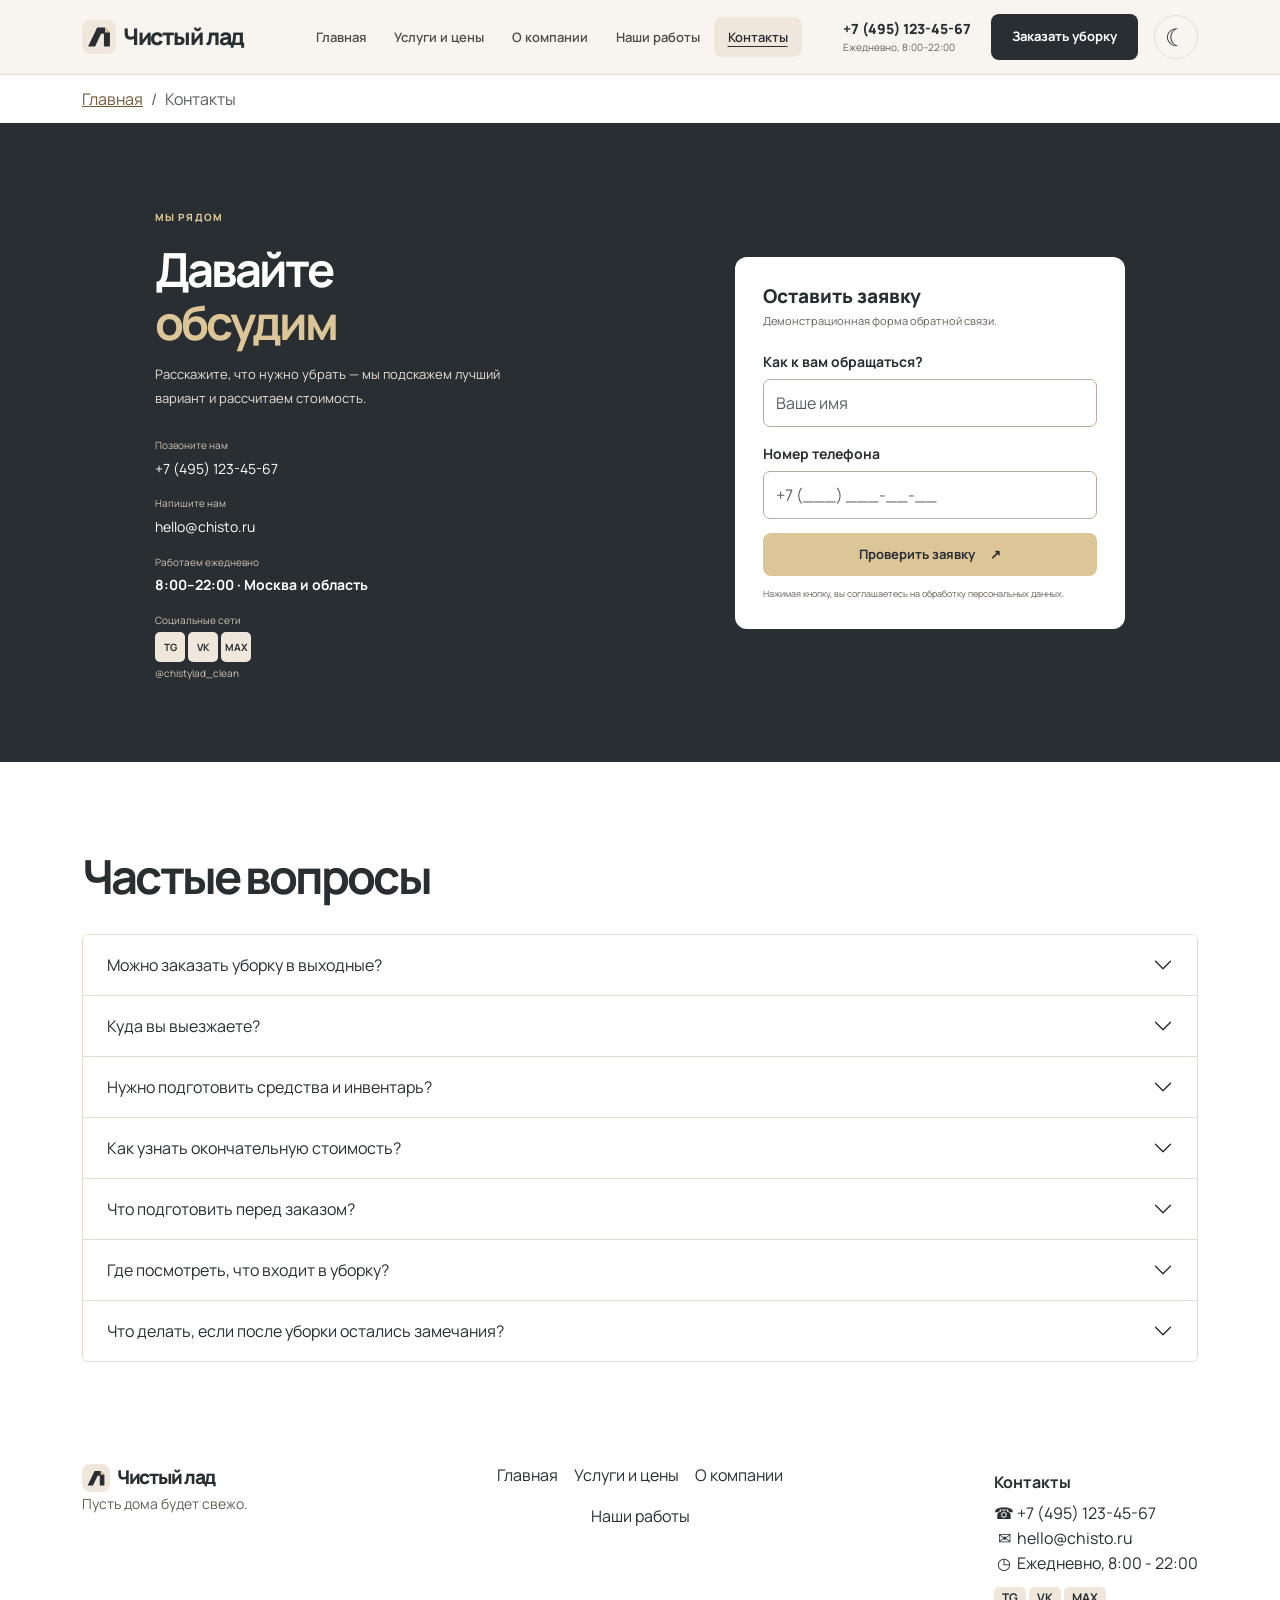
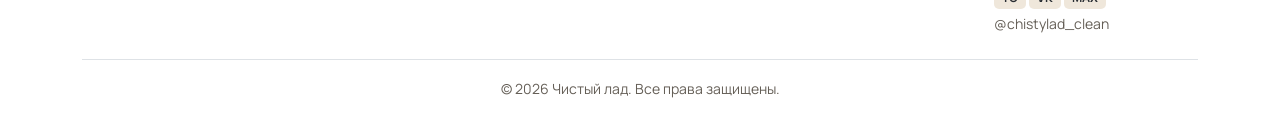
<file: contacts.html>
<!doctype html>
<html lang="ru">

<head>
    <meta charset="utf-8">
    <meta name="viewport" content="width=device-width, initial-scale=1">
    <meta name="description" content="Контакты — клининговая компания Чистый лад">
    <title>Контакты — Чистый лад</title>
    <script src="theme.js"></script>
  <link rel="preconnect" href="https://fonts.googleapis.com">
    <link rel="preconnect" href="https://fonts.gstatic.com" crossorigin>
    <link href="https://fonts.googleapis.com/css2?family=Manrope:wght@400;500;600;700;800&display=swap"
        rel="stylesheet">
    <link href="https://cdn.jsdelivr.net/npm/bootstrap@5.3.3/dist/css/bootstrap.min.css" rel="stylesheet">
    <link href="styles.css" rel="stylesheet">
</head>

<body id="top">
  <a class="skip-link visually-hidden-focusable" href="#mainContent">К основному содержанию</a>
    <nav class="navbar navbar-expand-xl sticky-top header">
        <div class="container"><a class="navbar-brand brand" href="index.html"><span class="brand__mark" aria-hidden="true"></span>Чистый лад</a>
        <button class="theme-toggle ms-auto me-2 ms-xl-3 me-xl-0 order-xl-last" type="button" aria-label="Включить тёмную тему" title="Включить тёмную тему">
        <span class="theme-toggle__moon" aria-hidden="true">☾</span><span class="theme-toggle__sun" aria-hidden="true">☀︎</span>
      </button>
        <button class="navbar-toggler" type="button"
                data-bs-toggle="collapse" data-bs-target="#mainNav" aria-controls="mainNav" aria-expanded="false" aria-label="Главное меню"><span
                    class="navbar-toggler-icon"></span></button>
            <div class="collapse navbar-collapse" id="mainNav">
                <ul class="navbar-nav mx-auto mb-2 mb-lg-0">
                    <li class="nav-item"><a class="nav-link header__link" href="index.html">Главная</a></li>
                    <li class="nav-item"><a class="nav-link header__link" href="services.html">Услуги и цены</a></li>
                    <li class="nav-item"><a class="nav-link header__link" href="about.html">О компании</a></li>
                    <li class="nav-item"><a class="nav-link header__link" href="works.html">Наши работы</a></li>
                <li class="nav-item"><a class="nav-link header__link" href="contacts.html"
                            aria-current="page">Контакты</a></li>
        </ul>
                <div class="header__call"><a href="tel:+74951234567">+7 (495) 123-45-67</a><small>Ежедневно,
                        8:00–22:00</small></div><button class="btn button--dark header__order"
                    data-bs-toggle="modal" data-bs-target="#orderModal">Заказать уборку</button>
            </div>
        </div>
    </nav>
    <main id="mainContent" tabindex="-1">
    <nav class="container page-breadcrumbs" aria-label="Хлебные крошки">
      <ol class="breadcrumb">
        <li class="breadcrumb-item"><a href="index.html">Главная</a></li>
        <li class="breadcrumb-item active" aria-current="page">Контакты</li>
      </ol>
    </nav>
        <section class="contacts section--padded" id="contacts">
            <div class="container">
                <div class="contacts__layout">
                    <div class="contacts__info"><span class="eyebrow">Мы рядом</span>
                        <h1>Давайте<br><em>обсудим</em></h1>
                        <p>Расскажите, что нужно убрать — мы подскажем лучший вариант и рассчитаем стоимость.</p>
                        <div class="contacts__detail"><small>Позвоните нам</small><a href="tel:+74951234567">+7 (495)
                                123-45-67</a></div>
                        <div class="contacts__detail"><small>Напишите нам</small><a
                                href="mailto:hello@chisto.ru">hello@chisto.ru</a></div>
                        <div class="contacts__detail"><small>Работаем ежедневно</small><strong>8:00–22:00 · Москва и
                                область</strong></div>
                        <div class="contacts__detail"><small>Социальные сети</small><div class="mt-1"><a class="social-label" href="https://t.me/chistylad_clean" aria-label="Telegram">TG</a> <a class="social-label" href="https://vk.com/chistylad_clean" aria-label="ВКонтакте">VK</a> <a class="social-label" href="https://max.ru/channel_chistylad_clean" aria-label="MAX">MAX</a></div><small class="mt-1">@chistylad_clean</small></div>
                    </div>
                    <form class="contact-form" id="contactForm">
                        <h3>Оставить заявку</h3>
                        <p>Демонстрационная форма обратной связи.</p><label for="contactName">Как к вам обращаться?</label><input
                            class="form-control" id="contactName" autocomplete="name" name="name" placeholder="Ваше имя" required><label
                            for="contactPhone">Номер телефона</label><input class="form-control" id="contactPhone" autocomplete="tel"
                            name="phone" type="tel" placeholder="+7 (___) ___-__-__" required><button
                            class="btn button--accent w-100" type="submit">Проверить заявку <span aria-hidden="true">↗</span></button><small
                            class="contact-form__privacy">Нажимая кнопку, вы соглашаетесь на обработку персональных
                            данных.</small>
                        <div class="form__success" role="status" hidden>Поля заполнены. В демонстрационном режиме данные не отправляются.</div>
                    </form>
                </div>
            </div>
        </section>
        <section class="section--padded" aria-labelledby="contactFaqTitle">
            <div class="container">
                <div class="section-heading">
                    <h2 id="contactFaqTitle">Частые вопросы</h2>
                </div>
                <div class="accordion contacts__faq" id="contactFaq">
                    <div class="accordion-item">
                        <h3 class="accordion-header">
                            <button class="accordion-button collapsed" type="button" data-bs-toggle="collapse"
                                data-bs-target="#faq-weekends" aria-expanded="false" aria-controls="faq-weekends">
                                Можно заказать уборку в выходные?
                            </button>
                        </h3>
                        <div class="accordion-collapse collapse" id="faq-weekends" data-bs-parent="#contactFaq">
                            <div class="accordion-body">Да, работаем ежедневно с 8:00 до 22:00. Время визита согласуем при заказе.</div>
                        </div>
                    </div>
                    <div class="accordion-item">
                        <h3 class="accordion-header">
                            <button class="accordion-button collapsed" type="button" data-bs-toggle="collapse"
                                data-bs-target="#faq-area" aria-expanded="false" aria-controls="faq-area">
                                Куда вы выезжаете?
                            </button>
                        </h3>
                        <div class="accordion-collapse collapse" id="faq-area" data-bs-parent="#contactFaq">
                            <div class="accordion-body">Работаем в Москве и Московской области. Возможность выезда по конкретному адресу можно уточнить по телефону.</div>
                        </div>
                    </div>
                    <div class="accordion-item">
                        <h3 class="accordion-header">
                            <button class="accordion-button collapsed" type="button" data-bs-toggle="collapse"
                                data-bs-target="#faq-equipment" aria-expanded="false" aria-controls="faq-equipment">
                                Нужно подготовить средства и инвентарь?
                            </button>
                        </h3>
                        <div class="accordion-collapse collapse" id="faq-equipment" data-bs-parent="#contactFaq">
                            <div class="accordion-body">Мы привозим свои средства и инвентарь. Средства подбираем с учётом материалов поверхностей и ваших пожеланий.</div>
                        </div>
                    </div>
                    <div class="accordion-item">
                        <h3 class="accordion-header">
                            <button class="accordion-button collapsed" type="button" data-bs-toggle="collapse"
                                data-bs-target="#faq-price" aria-expanded="false" aria-controls="faq-price">
                                Как узнать окончательную стоимость?
                            </button>
                        </h3>
                        <div class="accordion-collapse collapse" id="faq-price" data-bs-parent="#contactFaq">
                            <div class="accordion-body">Цена зависит от вида уборки, площади и состояния помещения. Начальные цены указаны на <a href="services.html">странице услуг</a>, а окончательную стоимость согласуем до визита.</div>
                        </div>
                    </div>
                    <div class="accordion-item">
                        <h3 class="accordion-header">
                            <button class="accordion-button collapsed" type="button" data-bs-toggle="collapse"
                                data-bs-target="#faq-booking" aria-expanded="false" aria-controls="faq-booking">
                                Что подготовить перед заказом?
                            </button>
                        </h3>
                        <div class="accordion-collapse collapse" id="faq-booking" data-bs-parent="#contactFaq">
                            <div class="accordion-body">Укажите вид уборки, примерную площадь помещения и желаемую дату. Если есть особые пожелания по уборке, сообщите о них при согласовании заказа.</div>
                        </div>
                    </div>
                    <div class="accordion-item">
                        <h3 class="accordion-header">
                            <button class="accordion-button collapsed" type="button" data-bs-toggle="collapse"
                                data-bs-target="#faq-scope" aria-expanded="false" aria-controls="faq-scope">
                                Где посмотреть, что входит в уборку?
                            </button>
                        </h3>
                        <div class="accordion-collapse collapse" id="faq-scope" data-bs-parent="#contactFaq">
                            <div class="accordion-body">На <a href="services.html">странице «Услуги и цены»</a> есть список работ для каждого вида уборки. Если нужна дополнительная работа, обсудите её при заказе.</div>
                        </div>
                    </div>
                    <div class="accordion-item">
                        <h3 class="accordion-header">
                            <button class="accordion-button collapsed" type="button" data-bs-toggle="collapse"
                                data-bs-target="#faq-quality" aria-expanded="false" aria-controls="faq-quality">
                                Что делать, если после уборки остались замечания?
                            </button>
                        </h3>
                        <div class="accordion-collapse collapse" id="faq-quality" data-bs-parent="#contactFaq">
                            <div class="accordion-body">После уборки мы вместе осматриваем помещение. Если заметите, что что-то пропустили, скажите об этом при осмотре, и мы исправим.</div>
                        </div>
                    </div>
                </div>
            </div>
        </section>
    </main>
    <footer class="footer">
      <div class="container">
        <div class="row g-4 align-items-start">
          <div class="col-md-4">
            <a class="navbar-brand brand" href="index.html"><span class="brand__mark" aria-hidden="true"></span>Чистый лад</a>
            <small class="footer__slogan">Пусть дома будет свежо.</small>
          </div>
          <div class="col-md-4 text-md-center">
            <nav class="d-flex flex-wrap gap-3 align-items-center justify-content-md-center footer__heading" aria-label="Навигация в подвале">
              <a href="index.html">Главная</a><a href="services.html">Услуги и цены</a><a href="about.html">О компании</a><a href="works.html">Наши работы</a>
            </nav>
          </div>
          <div class="col-md-4 d-md-flex justify-content-md-end">
            <div class="text-start">
              <div class="d-flex align-items-center gap-2 footer__heading">
                <a class="fw-bold" href="contacts.html">Контакты</a>
              </div>
              <a class="d-block" href="tel:+74951234567"><span class="footer__contact-icon" aria-hidden="true">☎︎</span> +7 (495) 123-45-67</a>
              <a class="d-block" href="mailto:hello@chisto.ru"><span class="footer__contact-icon" aria-hidden="true">✉︎</span> hello@chisto.ru</a>
              <div><span class="footer__contact-icon" aria-hidden="true">◷</span> Ежедневно, 8:00 - 22:00</div>
              <div class="mt-2"><a class="social-label" href="https://t.me/chistylad_clean" aria-label="Telegram">TG</a> <a class="social-label" href="https://vk.com/chistylad_clean" aria-label="ВКонтакте">VK</a> <a class="social-label" href="https://max.ru/channel_chistylad_clean" aria-label="MAX">MAX</a></div>
              <small class="d-block mt-1">@chistylad_clean</small>
            </div>
          </div>
        </div>
        <p class="footer__copyright text-center mt-4 pt-3 mb-0 border-top"><small>© 2026 Чистый лад. Все права защищены.</small></p>
      </div>
    </footer>
    <a class="back-to-top" hidden href="#top" aria-label="Наверх" title="Наверх"><span aria-hidden="true"></span><span aria-hidden="true"></span></a>
    <div class="modal fade" id="orderModal" tabindex="-1" aria-labelledby="orderTitle" aria-hidden="true">
        <div class="modal-dialog modal-dialog-centered modal-dialog-scrollable">
            <div class="modal-content order-modal">
                <div class="modal-header">
                    <div><span class="eyebrow">Это займёт минуту</span>
                        <h2 class="modal-title" id="orderTitle">Заказать <em>уборку</em></h2>
                    </div><button type="button" class="btn-close" data-bs-dismiss="modal" aria-label="Закрыть"></button>
                </div>
                <form id="orderForm">
                    <div class="modal-body">
                        <div class="row g-3">
                            <div class="col-12"><label class="form-label" for="orderName">Ваше имя</label><input
                                    class="form-control" id="orderName" autocomplete="name" name="name" placeholder="Как к вам обращаться?"
                                    required></div>
                            <div class="col-12"><label class="form-label" for="orderPhone">Телефон</label><input
                                    class="form-control" id="orderPhone" autocomplete="tel" name="phone" type="tel"
                                    placeholder="+7 (___) ___-__-__" required></div>
                            <div class="col-md-7"><label class="form-label" for="orderService">Вид уборки</label><select
                                    class="form-select" id="orderService" name="service" required>
                                    <option value="" selected disabled>Выберите услугу</option>
                                    <option>Уборка квартиры</option>
                                    <option>Уборка дома</option>
                                    <option>Уборка офиса</option>
                                    <option>Генеральная уборка</option>
                                    <option>Уборка после ремонта</option>
                                    <option>Поддерживающая уборка</option>
                  <option>Уборка перед переездом</option>
                  <option>Уборка коммерческих помещений</option>
                </select></div>
                            <div class="col-md-5"><label class="form-label" for="orderArea">Площадь, м²</label><input
                                    class="form-control" id="orderArea" name="area" type="number" min="1"
                                    placeholder="Например, 60" required></div>
                            <div class="col-12"><label class="form-label" for="orderDate">Желаемая дата</label><input
                                    class="form-control" id="orderDate" name="date" type="date" required></div>
                        </div>
                        <div class="form__success mt-3" role="status" hidden>Поля заполнены. В демонстрационном режиме данные не отправляются.</div>
                    </div>
                    <div class="modal-footer"><button class="btn button--accent w-100" type="submit">Проверить заявку
                            <span>↗</span></button><small>Нажимая кнопку, вы соглашаетесь на обработку персональных
                            данных.</small></div>
                </form>
            </div>
        </div>
    </div>
    <script src="https://cdn.jsdelivr.net/npm/bootstrap@5.3.3/dist/js/bootstrap.bundle.min.js"></script>
    <script src="script.js"></script>
</body>

</html>
</file>
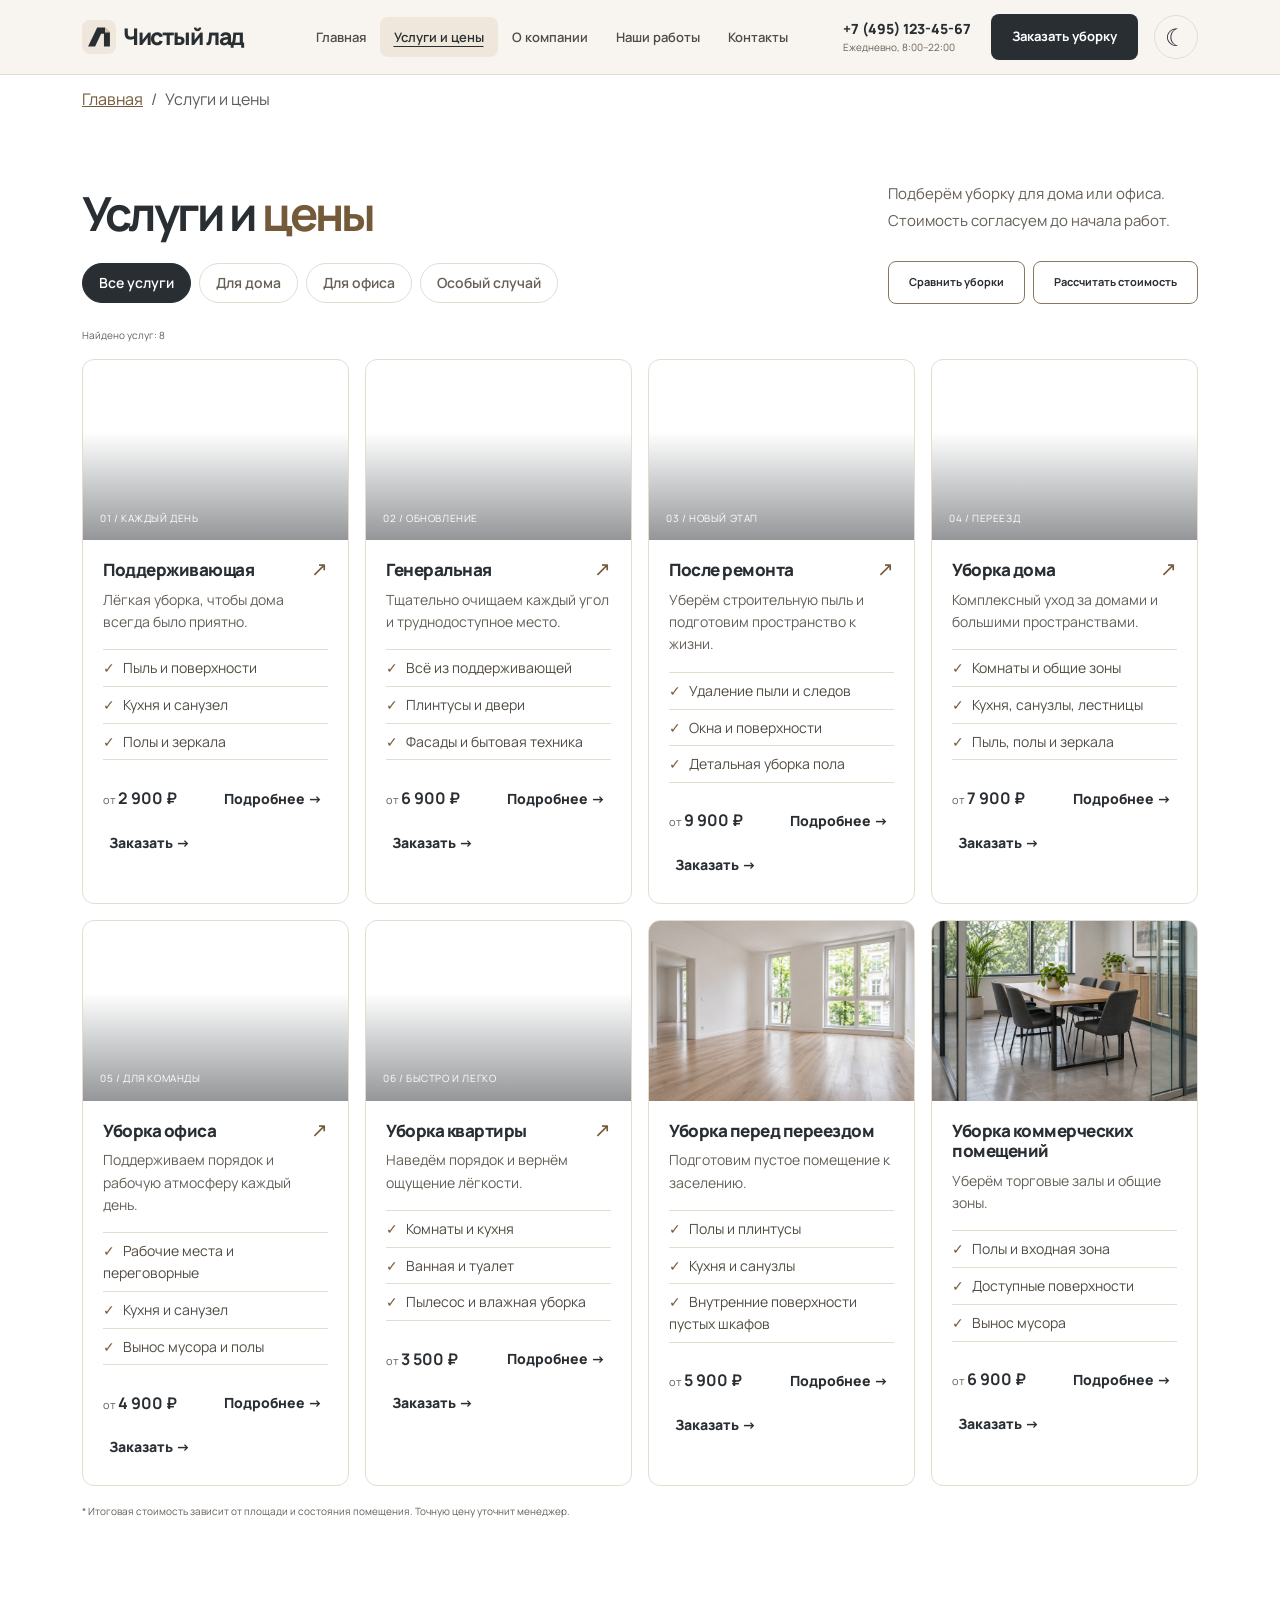
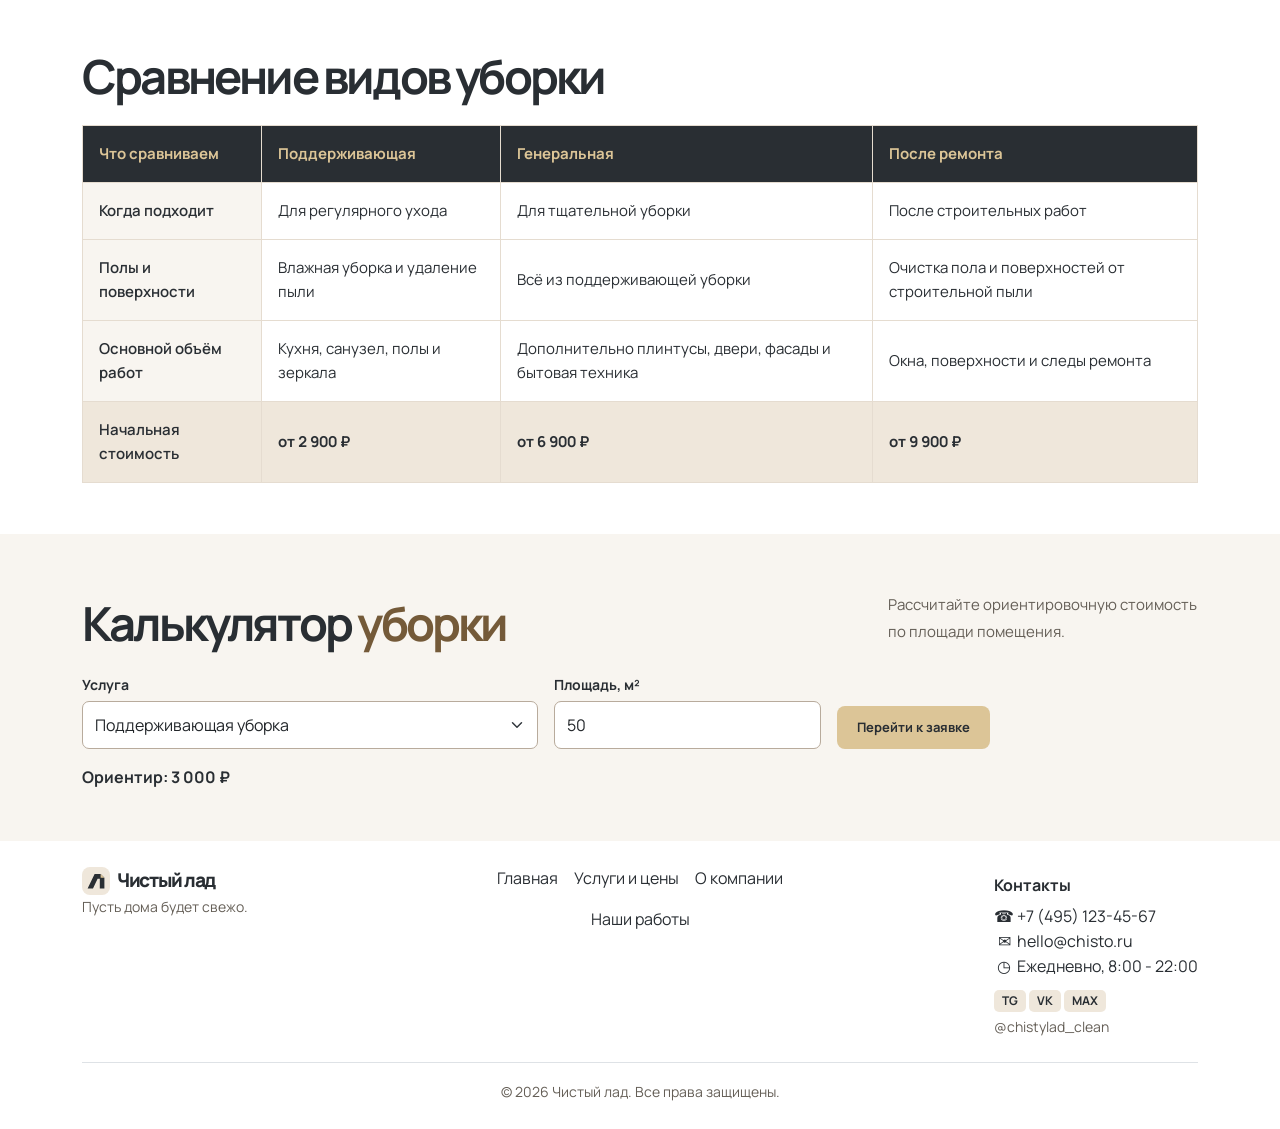
<file: services.html>
<!doctype html>
<html lang="ru">

<head>
  <meta charset="utf-8">
  <meta name="viewport" content="width=device-width, initial-scale=1">
  <meta name="description" content="Услуги и цены — клининговая компания Чистый лад">
  <title>Услуги и цены — Чистый лад</title>
  <script src="theme.js"></script>
  <link rel="preconnect" href="https://fonts.googleapis.com">
  <link rel="preconnect" href="https://fonts.gstatic.com" crossorigin>
  <link href="https://fonts.googleapis.com/css2?family=Manrope:wght@400;500;600;700;800&display=swap" rel="stylesheet">
  <link href="https://cdn.jsdelivr.net/npm/bootstrap@5.3.3/dist/css/bootstrap.min.css" rel="stylesheet">
  <link href="styles.css" rel="stylesheet">
</head>

<body id="top">
  <a class="skip-link visually-hidden-focusable" href="#mainContent">К основному содержанию</a>
  <nav class="navbar navbar-expand-xl sticky-top header">
    <div class="container"><a class="navbar-brand brand" href="index.html"><span class="brand__mark" aria-hidden="true"></span>Чистый лад</a>
    <button class="theme-toggle ms-auto me-2 ms-xl-3 me-xl-0 order-xl-last" type="button" aria-label="Включить тёмную тему" title="Включить тёмную тему">
        <span class="theme-toggle__moon" aria-hidden="true">☾</span><span class="theme-toggle__sun" aria-hidden="true">☀︎</span>
      </button>
    <button class="navbar-toggler" type="button" data-bs-toggle="collapse"
        data-bs-target="#mainNav" aria-controls="mainNav" aria-expanded="false" aria-label="Главное меню"><span class="navbar-toggler-icon"></span></button>
      <div class="collapse navbar-collapse" id="mainNav">
        <ul class="navbar-nav mx-auto mb-2 mb-lg-0">
          <li class="nav-item"><a class="nav-link header__link" href="index.html">Главная</a></li>
          <li class="nav-item"><a class="nav-link header__link" href="services.html" aria-current="page">Услуги и
              цены</a></li>
          <li class="nav-item"><a class="nav-link header__link" href="about.html">О компании</a></li>
          <li class="nav-item"><a class="nav-link header__link" href="works.html">Наши работы</a></li>
        <li class="nav-item"><a class="nav-link header__link" href="contacts.html">Контакты</a></li>
        </ul>
        <div class="header__call"><a href="tel:+74951234567">+7 (495) 123-45-67</a><small>Ежедневно, 8:00–22:00</small>
        </div><button class="btn button--dark header__order" data-bs-toggle="modal"
          data-bs-target="#orderModal">Заказать уборку</button>
      </div>
    </div>
  </nav>
  <main id="mainContent" tabindex="-1">
    <nav class="container page-breadcrumbs" aria-label="Хлебные крошки">
      <ol class="breadcrumb">
        <li class="breadcrumb-item"><a href="index.html">Главная</a></li>
        <li class="breadcrumb-item active" aria-current="page">Услуги и цены</li>
      </ol>
    </nav>
    <section class="section section--padded section--compact services" id="services">
      <div class="container">
        <div class="section-heading">
          <h1>Услуги и <em>цены</em></h1>
          <p>Подберём уборку для дома или офиса. Стоимость согласуем до начала работ.</p>
        </div>
        <div class="d-flex flex-wrap align-items-center justify-content-between gap-3 mb-4">
          <div class="service-filters mb-0" role="group" aria-label="Фильтр услуг">
            <button type="button" class="service-filters__button service-filters__button--active" data-filter="all" aria-controls="serviceGrid" aria-pressed="true">Все услуги</button>
            <button type="button" class="service-filters__button" data-filter="home" aria-controls="serviceGrid" aria-pressed="false">Для дома</button>
            <button type="button" class="service-filters__button" data-filter="office" aria-controls="serviceGrid" aria-pressed="false">Для офиса</button>
            <button type="button" class="service-filters__button" data-filter="special" aria-controls="serviceGrid" aria-pressed="false">Особый случай</button>
          </div>
          <div class="d-flex flex-wrap gap-2"><a class="btn button--outline-dark" href="#serviceComparison">Сравнить уборки</a><a class="btn button--outline-dark" href="#calculator">Рассчитать стоимость</a></div>
        </div>
        <p id="serviceCount" class="services__note mt-0 mb-3" role="status">Найдено услуг: 8</p>
        <div class="row g-3" id="serviceGrid">
          <div class="col-md-6 col-lg-4 col-xl-3 services__item" data-category="home">
            <article class="service-card position-relative">
              <div class="service-card__photo service-card__photo--bathroom"><span>01 / каждый день</span></div>
              <div class="service-card__body">
                <div class="d-flex justify-content-between align-items-start">
                  <h3>Поддерживающая</h3><span class="service-card__arrow">↗</span>
                </div>
                <p>Лёгкая уборка, чтобы дома всегда было приятно.</p>
                <ul>
                  <li>Пыль и поверхности</li>
                  <li>Кухня и санузел</li>
                  <li>Полы и зеркала</li>
                </ul>
                <div class="service-card__price-row"><span>от <b>2 900 ₽</b></span><button class="text-link stretched-link" type="button" data-bs-toggle="modal" data-bs-target="#serviceDetails" aria-label="Подробнее: Поддерживающая уборка" data-description="Подходит для регулярной уборки, когда нужно убрать бытовую пыль и освежить кухню и санузел. Если на поверхностях накопились стойкие загрязнения, обсудите генеральную уборку.">Подробнее →</button><button
                    class="text-link service-card__order position-relative z-1" data-service="Поддерживающая уборка">Заказать →</button></div>
              </div>
            </article>
          </div>
          <div class="col-md-6 col-lg-4 col-xl-3 services__item" id="deep-cleaning" data-category="home">
            <article class="service-card position-relative">
              <div class="service-card__photo service-card__photo--living-room"><span>02 / обновление</span></div>
              <div class="service-card__body">
                <div class="d-flex justify-content-between align-items-start">
                  <h3>Генеральная</h3><span class="service-card__arrow">↗</span>
                </div>
                <p>Тщательно очищаем каждый угол и труднодоступное место.</p>
                <ul>
                  <li>Всё из поддерживающей</li>
                  <li>Плинтусы и двери</li>
                  <li>Фасады и бытовая техника</li>
                </ul>
                <div class="service-card__price-row"><span>от <b>6 900 ₽</b></span><button class="text-link stretched-link" type="button" data-bs-toggle="modal" data-bs-target="#serviceDetails" aria-label="Подробнее: Генеральная уборка" data-description="Подходит, если обычной уборки уже недостаточно. Помимо основных поверхностей уделим внимание дверям, плинтусам и фасадам. Объём очистки бытовой техники уточним при заказе.">Подробнее →</button><button
                    class="text-link service-card__order position-relative z-1" data-service="Генеральная уборка">Заказать →</button></div>
              </div>
            </article>
          </div>
          <div class="col-md-6 col-lg-4 col-xl-3 services__item" id="post-renovation-cleaning" data-category="special">
            <article class="service-card position-relative">
              <div class="service-card__photo service-card__photo--renovation"><span>03 / новый этап</span></div>
              <div class="service-card__body">
                <div class="d-flex justify-content-between align-items-start">
                  <h3>После ремонта</h3><span class="service-card__arrow">↗</span>
                </div>
                <p>Уберём строительную пыль и подготовим пространство к жизни.</p>
                <ul>
                  <li>Удаление пыли и следов</li>
                  <li>Окна и поверхности</li>
                  <li>Детальная уборка пола</li>
                </ul>
                <div class="service-card__price-row"><span>от <b>9 900 ₽</b></span><button class="text-link stretched-link" type="button" data-bs-toggle="modal" data-bs-target="#serviceDetails" aria-label="Подробнее: Уборка после ремонта" data-description="Подходит после завершения строительных работ. Сообщите заранее, если остались следы краски, клея или других материалов, чтобы согласовать объём уборки.">Подробнее →</button><button
                    class="text-link service-card__order position-relative z-1" data-service="Уборка после ремонта">Заказать →</button></div>
              </div>
            </article>
          </div>
          <div class="col-md-6 col-lg-4 col-xl-3 services__item" data-category="home">
            <article class="service-card position-relative">
              <div class="service-card__photo service-card__photo--house"><span>04 / переезд</span></div>
              <div class="service-card__body">
                <div class="d-flex justify-content-between align-items-start">
                  <h3>Уборка дома</h3><span class="service-card__arrow">↗</span>
                </div>
                <p>Комплексный уход за домами и большими пространствами.</p>
                <ul>
                  <li>Комнаты и общие зоны</li>
                  <li>Кухня, санузлы, лестницы</li>
                  <li>Пыль, полы и зеркала</li>
                </ul>
                <div class="service-card__price-row"><span>от <b>7 900 ₽</b></span><button class="text-link stretched-link" type="button" data-bs-toggle="modal" data-bs-target="#serviceDetails" aria-label="Подробнее: Уборка дома" data-description="При расчёте учитываем площадь дома, число этажей и санузлов. Укажите, нужно ли убирать лестницы и общие зоны.">Подробнее →</button><button
                    class="text-link service-card__order position-relative z-1" data-service="Уборка дома">Заказать →</button></div>
              </div>
            </article>
          </div>
          <div class="col-md-6 col-lg-4 col-xl-3 services__item" data-category="office">
            <article class="service-card position-relative">
              <div class="service-card__photo service-card__photo--office"><span>05 / для команды</span></div>
              <div class="service-card__body">
                <div class="d-flex justify-content-between align-items-start">
                  <h3>Уборка офиса</h3><span class="service-card__arrow">↗</span>
                </div>
                <p>Поддерживаем порядок и рабочую атмосферу каждый день.</p>
                <ul>
                  <li>Рабочие места и переговорные</li>
                  <li>Кухня и санузел</li>
                  <li>Вынос мусора и полы</li>
                </ul>
                <div class="service-card__price-row"><span>от <b>4 900 ₽</b></span><button class="text-link stretched-link" type="button" data-bs-toggle="modal" data-bs-target="#serviceDetails" aria-label="Подробнее: Уборка офиса" data-description="Подходит для рабочих кабинетов и переговорных. При заказе можно согласовать время визита с графиком офиса и уточнить, какие зоны требуют уборки.">Подробнее →</button><button
                    class="text-link service-card__order position-relative z-1" data-service="Уборка офиса">Заказать →</button></div>
              </div>
            </article>
          </div>
          <div class="col-md-6 col-lg-4 col-xl-3 services__item" id="apartment-cleaning" data-category="home">
            <article class="service-card position-relative">
              <div class="service-card__photo service-card__photo--apartment"><span>06 / быстро и легко</span></div>
              <div class="service-card__body">
                <div class="d-flex justify-content-between align-items-start">
                  <h3>Уборка квартиры</h3><span class="service-card__arrow">↗</span>
                </div>
                <p>Наведём порядок и вернём ощущение лёгкости.</p>
                <ul>
                  <li>Комнаты и кухня</li>
                  <li>Ванная и туалет</li>
                  <li>Пылесос и влажная уборка</li>
                </ul>
                <div class="service-card__price-row"><span>от <b>3 500 ₽</b></span><button class="text-link stretched-link" type="button" data-bs-toggle="modal" data-bs-target="#serviceDetails" aria-label="Подробнее: Уборка квартиры" data-description="Подходит для уборки комнат, кухни и санузлов в квартире. Для расчёта укажите общую площадь и перечислите зоны, которым нужно уделить особое внимание.">Подробнее →</button><button
                    class="text-link service-card__order position-relative z-1" data-service="Уборка квартиры">Заказать →</button></div>
              </div>
            </article>
          </div>
          <div class="col-md-6 col-lg-4 col-xl-3 services__item" id="move-cleaning" data-category="home">
            <article class="service-card position-relative">
              <img class="service-card__photo w-100 object-fit-cover" src="works-renovation.jpg" loading="lazy" alt="">
              <div class="service-card__body">
                <h3>Уборка перед переездом</h3>
                <p>Подготовим пустое помещение к заселению.</p>
                <ul>
                  <li>Полы и плинтусы</li>
                  <li>Кухня и санузлы</li>
                  <li>Внутренние поверхности пустых шкафов</li>
                </ul>
                <div class="service-card__price-row"><span>от <b>5 900 ₽</b></span><button class="text-link stretched-link" type="button" data-bs-toggle="modal" data-bs-target="#serviceDetails" aria-label="Подробнее: Уборка перед переездом" data-description="Подходит для пустого помещения перед заселением. Сообщите, какие шкафы будут освобождены к визиту, чтобы согласовать уборку внутренних поверхностей.">Подробнее →</button>
                  <button type="button" class="text-link service-card__order position-relative z-1" data-service="Уборка перед переездом">Заказать →</button>
                </div>
              </div>
            </article>
          </div>
          <div class="col-md-6 col-lg-4 col-xl-3 services__item" id="commercial-cleaning" data-category="office">
            <article class="service-card position-relative">
              <img class="service-card__photo w-100 object-fit-cover" src="works-office.jpg" loading="lazy" alt="">
              <div class="service-card__body">
                <h3>Уборка коммерческих помещений</h3>
                <p>Уберём торговые залы и общие зоны.</p>
                <ul>
                  <li>Полы и входная зона</li>
                  <li>Доступные поверхности</li>
                  <li>Вынос мусора</li>
                </ul>
                <div class="service-card__price-row"><span>от <b>6 900 ₽</b></span><button class="text-link stretched-link" type="button" data-bs-toggle="modal" data-bs-target="#serviceDetails" aria-label="Подробнее: Уборка коммерческих помещений" data-description="Подходит для торговых залов, входных групп и общих зон. Для расчёта уточним тип покрытия пола, площадь и удобное время визита.">Подробнее →</button>
                  <button type="button" class="text-link service-card__order position-relative z-1" data-service="Уборка коммерческих помещений">Заказать →</button>
                </div>
              </div>
            </article>
          </div>
        </div>
        <p class="services__note">* Итоговая стоимость зависит от площади и состояния помещения. Точную цену уточнит
          менеджер.</p>
      </div>
    </section>
    <section class="section--padded section--compact" id="serviceComparison" aria-labelledby="serviceComparisonTitle">
      <div class="container">
        <div class="section-heading">
          <h2 id="serviceComparisonTitle">Сравнение видов уборки</h2>
        </div>
        <div class="table-responsive" role="region" aria-labelledby="serviceComparisonTitle" tabindex="0">
          <table class="table table-bordered service-comparison align-middle mb-0">
            <thead>
              <tr><th scope="col">Что сравниваем</th><th scope="col">Поддерживающая</th><th scope="col">Генеральная</th><th scope="col">После ремонта</th></tr>
            </thead>
            <tbody>
              <tr><th scope="row">Когда подходит</th><td>Для регулярного ухода</td><td>Для тщательной уборки</td><td>После строительных работ</td></tr>
              <tr><th scope="row">Полы и поверхности</th><td>Влажная уборка и удаление пыли</td><td>Всё из поддерживающей уборки</td><td>Очистка пола и поверхностей от строительной пыли</td></tr>
              <tr><th scope="row">Основной объём работ</th><td>Кухня, санузел, полы и зеркала</td><td>Дополнительно плинтусы, двери, фасады и бытовая техника</td><td>Окна, поверхности и следы ремонта</td></tr>
              <tr><th scope="row">Начальная стоимость</th><td>от 2 900 ₽</td><td>от 6 900 ₽</td><td>от 9 900 ₽</td></tr>
            </tbody>
          </table>
        </div>
      </div>
    </section>
    <section class="comparison section--padded section--compact" id="calculator" aria-labelledby="calculatorTitle">
      <div class="container">
        <div class="section-heading">
          <h2 id="calculatorTitle">Калькулятор <em>уборки</em></h2>
          <p>Рассчитайте ориентировочную стоимость по площади помещения.</p>
        </div>
        <form id="priceCalculator" class="row g-3 align-items-end">
          <div class="col-md-5">
            <label class="form-label" for="calcService">Услуга</label>
            <select id="calcService" class="form-select mb-0">
              <option value="Поддерживающая уборка" data-min="2900" data-rate="60">Поддерживающая уборка</option>
              <option value="Генеральная уборка" data-min="6900" data-rate="120">Генеральная уборка</option>
              <option value="Уборка после ремонта" data-min="9900" data-rate="160">Уборка после ремонта</option>
              <option value="Уборка дома" data-min="7900" data-rate="105">Уборка дома</option>
              <option value="Уборка офиса" data-min="4900" data-rate="80">Уборка офиса</option>
              <option value="Уборка квартиры" data-min="3500" data-rate="70">Уборка квартиры</option>
              <option value="Уборка перед переездом" data-min="5900" data-rate="105">Уборка перед переездом</option>
              <option value="Уборка коммерческих помещений" data-min="6900" data-rate="100">Уборка коммерческих помещений</option>
            </select>
          </div>
          <div class="col-md-3">
            <label class="form-label" for="calcArea">Площадь, м²</label>
            <input id="calcArea" class="form-control mb-0" type="number" min="1" max="10000" value="50" required>
          </div>
          <div class="col-md-4">
            <button class="btn button--accent" type="submit">Перейти к заявке</button>
          </div>
          <div class="col-12">
            <output class="fw-bold" id="calcTotal" for="calcService calcArea" aria-live="polite"></output>
          </div>
        </form>
      </div>
    </section>
  </main>
  <footer class="footer">
    <div class="container">
      <div class="row g-4 align-items-start">
        <div class="col-md-4">
          <a class="navbar-brand brand" href="index.html"><span class="brand__mark" aria-hidden="true"></span>Чистый лад</a>
          <small class="footer__slogan">Пусть дома будет свежо.</small>
        </div>
        <div class="col-md-4 text-md-center">
          <nav class="d-flex flex-wrap gap-3 align-items-center justify-content-md-center footer__heading" aria-label="Навигация в подвале">
            <a href="index.html">Главная</a><a href="services.html">Услуги и цены</a><a href="about.html">О компании</a><a href="works.html">Наши работы</a>
          </nav>
        </div>
        <div class="col-md-4 d-md-flex justify-content-md-end">
          <div class="text-start">
            <div class="d-flex align-items-center gap-2 footer__heading">
              <a class="fw-bold" href="contacts.html">Контакты</a>
            </div>
            <a class="d-block" href="tel:+74951234567"><span class="footer__contact-icon" aria-hidden="true">☎︎</span> +7 (495) 123-45-67</a>
            <a class="d-block" href="mailto:hello@chisto.ru"><span class="footer__contact-icon" aria-hidden="true">✉︎</span> hello@chisto.ru</a>
            <div><span class="footer__contact-icon" aria-hidden="true">◷</span> Ежедневно, 8:00 - 22:00</div>
            <div class="mt-2"><a class="social-label" href="https://t.me/chistylad_clean" aria-label="Telegram">TG</a> <a class="social-label" href="https://vk.com/chistylad_clean" aria-label="ВКонтакте">VK</a> <a class="social-label" href="https://max.ru/channel_chistylad_clean" aria-label="MAX">MAX</a></div>
            <small class="d-block mt-1">@chistylad_clean</small>
          </div>
        </div>
      </div>
      <p class="footer__copyright text-center mt-4 pt-3 mb-0 border-top"><small>© 2026 Чистый лад. Все права защищены.</small></p>
    </div>
  </footer>
  <a class="back-to-top" hidden href="#top" aria-label="Наверх" title="Наверх"><span aria-hidden="true"></span><span aria-hidden="true"></span></a>
  <div class="modal fade" id="serviceDetails" tabindex="-1" aria-labelledby="serviceDetailsTitle" aria-hidden="true">
    <div class="modal-dialog modal-dialog-centered modal-dialog-scrollable">
      <div class="modal-content">
        <div class="modal-header">
          <h2 class="modal-title h5" id="serviceDetailsTitle"></h2>
          <button class="btn-close" type="button" data-bs-dismiss="modal" aria-label="Закрыть"></button>
        </div>
        <div class="modal-body">
          <p id="serviceDetailsDescription"></p>
          <h3 class="h6">Что входит в уборку</h3>
          <ul id="serviceDetailsList"></ul>
          <p class="fw-bold mb-1" id="serviceDetailsPrice"></p>
          <p class="small mb-0">Итоговая цена зависит от площади и состояния помещения.</p>
        </div>
        <div class="modal-footer">
          <button class="btn button--accent w-100" id="serviceDetailsOrder" type="button">Заказать уборку</button>
        </div>
      </div>
    </div>
  </div>
  <div class="modal fade" id="orderModal" tabindex="-1" aria-labelledby="orderTitle" aria-hidden="true">
    <div class="modal-dialog modal-dialog-centered modal-dialog-scrollable">
      <div class="modal-content order-modal">
        <div class="modal-header">
          <div><span class="eyebrow">Это займёт минуту</span>
            <h2 class="modal-title" id="orderTitle">Заказать <em>уборку</em></h2>
          </div><button type="button" class="btn-close" data-bs-dismiss="modal" aria-label="Закрыть"></button>
        </div>
        <form id="orderForm">
          <div class="modal-body">
            <div class="row g-3">
              <div class="col-12"><label class="form-label" for="orderName">Ваше имя</label><input class="form-control"
                  id="orderName" autocomplete="name" name="name" placeholder="Как к вам обращаться?" required></div>
              <div class="col-12"><label class="form-label" for="orderPhone">Телефон</label><input class="form-control"
                  id="orderPhone" autocomplete="tel" name="phone" type="tel" placeholder="+7 (___) ___-__-__" required></div>
              <div class="col-md-7"><label class="form-label" for="orderService">Вид уборки</label><select
                  class="form-select" id="orderService" name="service" required>
                  <option value="" selected disabled>Выберите услугу</option>
                  <option>Уборка квартиры</option>
                  <option>Уборка дома</option>
                  <option>Уборка офиса</option>
                  <option>Генеральная уборка</option>
                  <option>Уборка после ремонта</option>
                  <option>Поддерживающая уборка</option>
                  <option>Уборка перед переездом</option>
                  <option>Уборка коммерческих помещений</option>
                </select></div>
              <div class="col-md-5"><label class="form-label" for="orderArea">Площадь, м²</label><input
                  class="form-control" id="orderArea" name="area" type="number" min="1" placeholder="Например, 60"
                  required></div>
              <div class="col-12"><label class="form-label" for="orderDate">Желаемая дата</label><input
                  class="form-control" id="orderDate" name="date" type="date" required></div>
            </div>
            <div class="form__success mt-3" role="status" hidden>Поля заполнены. В демонстрационном режиме данные не отправляются.</div>
          </div>
          <div class="modal-footer"><button class="btn button--accent w-100" type="submit">Проверить заявку
              <span>↗</span></button><small>Нажимая кнопку, вы соглашаетесь на обработку персональных данных.</small>
          </div>
        </form>
      </div>
    </div>
  </div>
  <script src="https://cdn.jsdelivr.net/npm/bootstrap@5.3.3/dist/js/bootstrap.bundle.min.js"></script>
  <script src="script.js"></script>
</body>

</html>
</file>
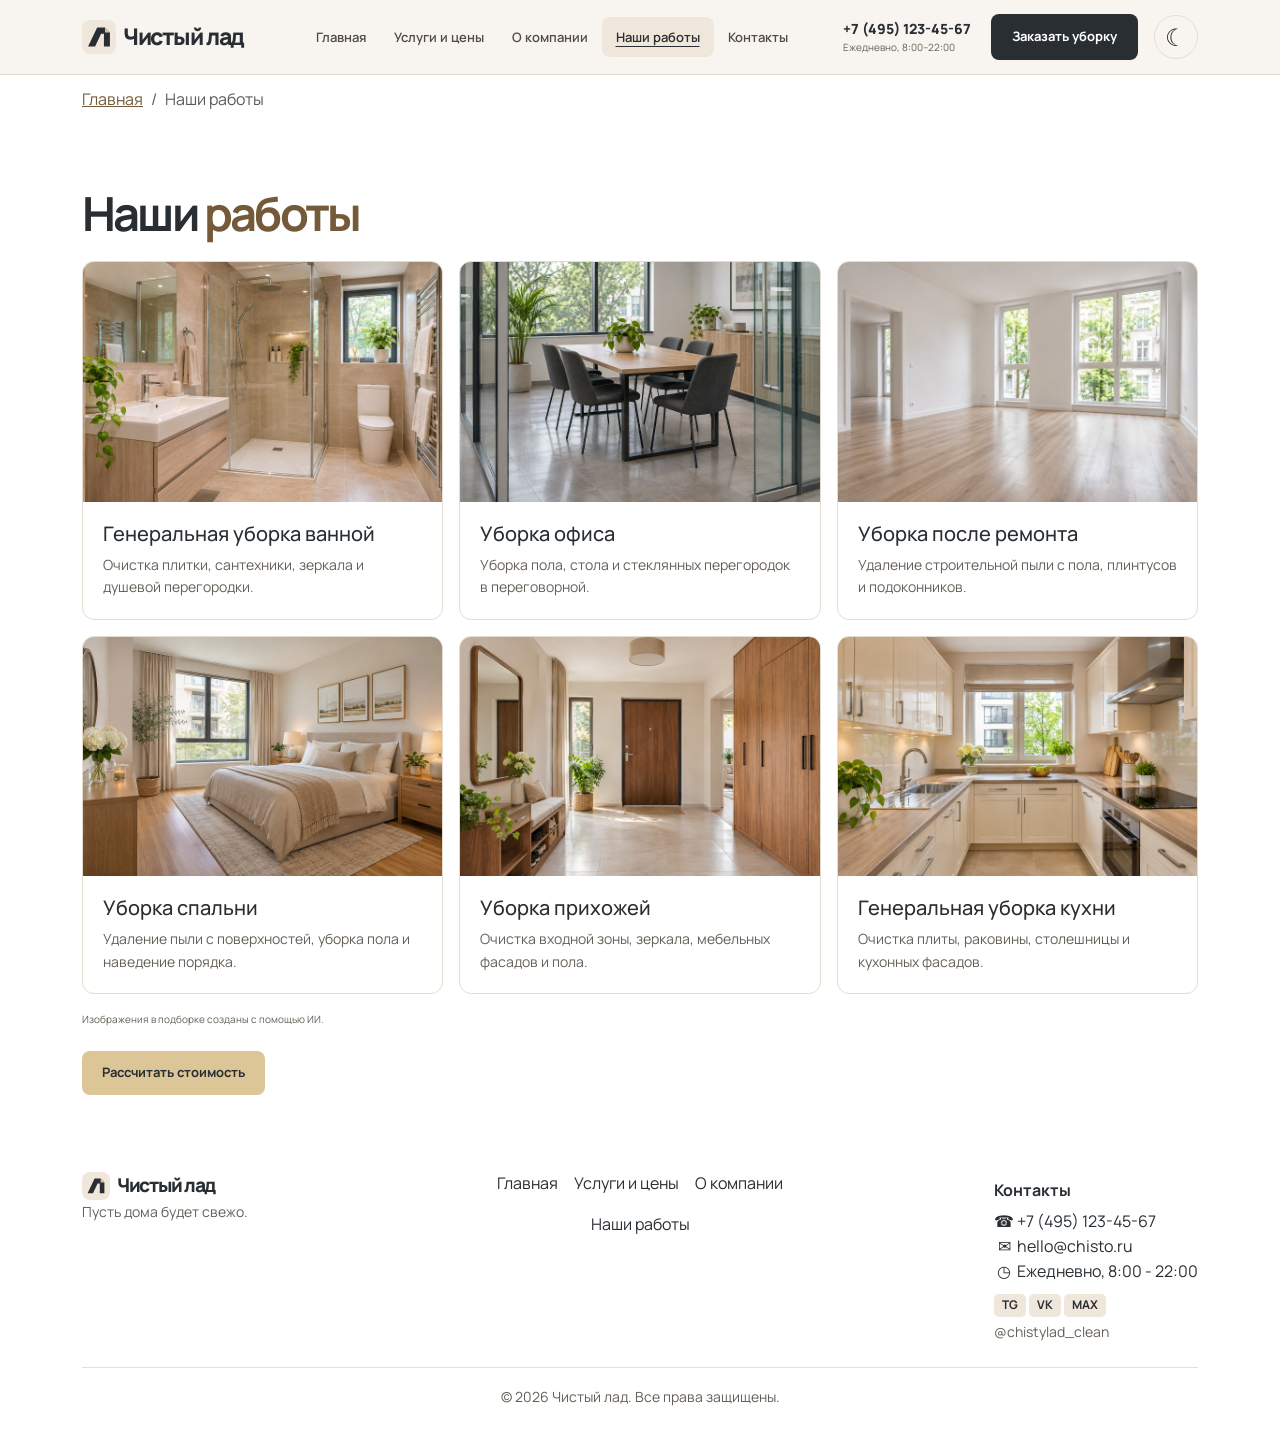
<file: works.html>
<!doctype html>
<html lang="ru">

<head>
  <meta charset="utf-8">
  <meta name="viewport" content="width=device-width, initial-scale=1">
  <meta name="description" content="Примеры уборки до и после">
  <title>Наши работы — Чистый лад</title>
  <script src="theme.js"></script>
  <link rel="preconnect" href="https://fonts.googleapis.com">
  <link rel="preconnect" href="https://fonts.gstatic.com" crossorigin>
  <link href="https://fonts.googleapis.com/css2?family=Manrope:wght@400;500;600;700;800&display=swap" rel="stylesheet">
  <link href="https://cdn.jsdelivr.net/npm/bootstrap@5.3.3/dist/css/bootstrap.min.css" rel="stylesheet">
  <link href="styles.css" rel="stylesheet">
</head>

<body id="top">
  <a class="skip-link visually-hidden-focusable" href="#mainContent">К основному содержанию</a>
  <nav class="navbar navbar-expand-xl sticky-top header">
    <div class="container"><a class="navbar-brand brand" href="index.html"><span class="brand__mark" aria-hidden="true"></span>Чистый лад</a>
    <button class="theme-toggle ms-auto me-2 ms-xl-3 me-xl-0 order-xl-last" type="button" aria-label="Включить тёмную тему" title="Включить тёмную тему">
        <span class="theme-toggle__moon" aria-hidden="true">☾</span><span class="theme-toggle__sun" aria-hidden="true">☀︎</span>
      </button>
    <button class="navbar-toggler" type="button" data-bs-toggle="collapse"
        data-bs-target="#mainNav" aria-controls="mainNav" aria-expanded="false" aria-label="Главное меню"><span class="navbar-toggler-icon"></span></button>
      <div class="collapse navbar-collapse" id="mainNav">
        <ul class="navbar-nav mx-auto mb-2 mb-lg-0">
          <li class="nav-item"><a class="nav-link header__link" href="index.html">Главная</a></li>
          <li class="nav-item"><a class="nav-link header__link" href="services.html">Услуги и
              цены</a></li>
          <li class="nav-item"><a class="nav-link header__link" href="about.html">О компании</a></li>
          <li class="nav-item"><a class="nav-link header__link" href="works.html" aria-current="page">Наши работы</a></li>
        <li class="nav-item"><a class="nav-link header__link" href="contacts.html">Контакты</a></li>
        </ul>
        <div class="header__call"><a href="tel:+74951234567">+7 (495) 123-45-67</a><small>Ежедневно, 8:00–22:00</small>
        </div><button class="btn button--dark header__order" data-bs-toggle="modal"
          data-bs-target="#orderModal">Заказать уборку</button>
      </div>
    </div>
  </nav>
  <main id="mainContent" tabindex="-1">
    <nav class="container page-breadcrumbs" aria-label="Хлебные крошки">
      <ol class="breadcrumb">
        <li class="breadcrumb-item"><a href="index.html">Главная</a></li>
        <li class="breadcrumb-item active" aria-current="page">Наши работы</li>
      </ol>
    </nav>
    <section class="section--padded section--compact" aria-labelledby="worksTitle">
      <div class="container">
        <div class="section-heading">
          <h1 id="worksTitle">Наши <em>работы</em></h1>
        </div>
        <div class="row g-3">
          <div class="col-md-6 col-lg-4">
            <article class="service-card h-100">
              <img class="img-fluid w-100" src="works-bathroom.jpg" width="1536" height="1024" loading="lazy" alt="Чистая ванная с прозрачной душевой перегородкой и бежевой плиткой">
              <div class="service-card__body">
                <h2 class="h5">Генеральная уборка ванной</h2>
                <p class="mb-0">Очистка плитки, сантехники, зеркала и душевой перегородки.</p>
              </div>
            </article>
          </div>
          <div class="col-md-6 col-lg-4">
            <article class="service-card h-100">
              <img class="img-fluid w-100" src="works-office.jpg" width="1536" height="1024" loading="lazy" alt="Чистая переговорная со стеклянными перегородками">
              <div class="service-card__body">
                <h2 class="h5">Уборка офиса</h2>
                <p class="mb-0">Уборка пола, стола и стеклянных перегородок в переговорной.</p>
              </div>
            </article>
          </div>
          <div class="col-md-6 col-lg-4">
            <article class="service-card h-100">
              <img class="img-fluid w-100" src="works-renovation.jpg" width="1536" height="1024" loading="lazy" alt="Пустая светлая комната с чистым деревянным полом">
              <div class="service-card__body">
                <h2 class="h5">Уборка после ремонта</h2>
                <p class="mb-0">Удаление строительной пыли с пола, плинтусов и подоконников.</p>
              </div>
            </article>
          </div>
          <div class="col-md-6 col-lg-4">
            <article class="service-card h-100">
              <img class="img-fluid w-100" src="works-bedroom.jpg" width="1536" height="1024" loading="lazy" alt="Убранная светлая спальня с аккуратно застеленной кроватью">
              <div class="service-card__body">
                <h2 class="h5">Уборка спальни</h2>
                <p class="mb-0">Удаление пыли с поверхностей, уборка пола и наведение порядка.</p>
              </div>
            </article>
          </div>
          <div class="col-md-6 col-lg-4">
            <article class="service-card h-100">
              <img class="img-fluid w-100" src="works-hallway.jpg" width="1536" height="1024" loading="lazy" alt="Чистая прихожая с зеркалом, скамьёй и деревянными шкафами">
              <div class="service-card__body">
                <h2 class="h5">Уборка прихожей</h2>
                <p class="mb-0">Очистка входной зоны, зеркала, мебельных фасадов и пола.</p>
              </div>
            </article>
          </div>
          <div class="col-md-6 col-lg-4">
            <article class="service-card h-100">
              <img class="img-fluid w-100" src="works-kitchen.jpg" width="1536" height="1024" loading="lazy" alt="Чистая кухня со светлыми фасадами и варочной панелью">
              <div class="service-card__body">
                <h2 class="h5">Генеральная уборка кухни</h2>
                <p class="mb-0">Очистка плиты, раковины, столешницы и кухонных фасадов.</p>
              </div>
            </article>
          </div>
        </div>
        <p class="services__note mb-0">Изображения в подборке созданы с помощью ИИ.</p>
        <a class="btn button--accent mt-4" href="services.html#calculator">Рассчитать стоимость</a>
      </div>
    </section>
  </main>
  <footer class="footer">
    <div class="container">
      <div class="row g-4 align-items-start">
        <div class="col-md-4">
          <a class="navbar-brand brand" href="index.html"><span class="brand__mark" aria-hidden="true"></span>Чистый лад</a>
          <small class="footer__slogan">Пусть дома будет свежо.</small>
        </div>
        <div class="col-md-4 text-md-center">
          <nav class="d-flex flex-wrap gap-3 align-items-center justify-content-md-center footer__heading" aria-label="Навигация в подвале">
            <a href="index.html">Главная</a><a href="services.html">Услуги и цены</a><a href="about.html">О компании</a><a href="works.html">Наши работы</a>
          </nav>
        </div>
        <div class="col-md-4 d-md-flex justify-content-md-end">
          <div class="text-start">
            <div class="d-flex align-items-center gap-2 footer__heading">
              <a class="fw-bold" href="contacts.html">Контакты</a>
            </div>
            <a class="d-block" href="tel:+74951234567"><span class="footer__contact-icon" aria-hidden="true">☎︎</span> +7 (495) 123-45-67</a>
            <a class="d-block" href="mailto:hello@chisto.ru"><span class="footer__contact-icon" aria-hidden="true">✉︎</span> hello@chisto.ru</a>
            <div><span class="footer__contact-icon" aria-hidden="true">◷</span> Ежедневно, 8:00 - 22:00</div>
            <div class="mt-2"><a class="social-label" href="https://t.me/chistylad_clean" aria-label="Telegram">TG</a> <a class="social-label" href="https://vk.com/chistylad_clean" aria-label="ВКонтакте">VK</a> <a class="social-label" href="https://max.ru/channel_chistylad_clean" aria-label="MAX">MAX</a></div>
            <small class="d-block mt-1">@chistylad_clean</small>
          </div>
        </div>
      </div>
      <p class="footer__copyright text-center mt-4 pt-3 mb-0 border-top"><small>© 2026 Чистый лад. Все права защищены.</small></p>
    </div>
  </footer>
  <a class="back-to-top" hidden href="#top" aria-label="Наверх" title="Наверх"><span aria-hidden="true"></span><span aria-hidden="true"></span></a>
  <div class="modal fade" id="orderModal" tabindex="-1" aria-labelledby="orderTitle" aria-hidden="true">
    <div class="modal-dialog modal-dialog-centered modal-dialog-scrollable">
      <div class="modal-content order-modal">
        <div class="modal-header">
          <div><span class="eyebrow">Это займёт минуту</span>
            <h2 class="modal-title" id="orderTitle">Заказать <em>уборку</em></h2>
          </div><button type="button" class="btn-close" data-bs-dismiss="modal" aria-label="Закрыть"></button>
        </div>
        <form id="orderForm">
          <div class="modal-body">
            <div class="row g-3">
              <div class="col-12"><label class="form-label" for="orderName">Ваше имя</label><input class="form-control"
                  id="orderName" autocomplete="name" name="name" placeholder="Как к вам обращаться?" required></div>
              <div class="col-12"><label class="form-label" for="orderPhone">Телефон</label><input class="form-control"
                  id="orderPhone" autocomplete="tel" name="phone" type="tel" placeholder="+7 (___) ___-__-__" required></div>
              <div class="col-md-7"><label class="form-label" for="orderService">Вид уборки</label><select
                  class="form-select" id="orderService" name="service" required>
                  <option value="" selected disabled>Выберите услугу</option>
                  <option>Уборка квартиры</option>
                  <option>Уборка дома</option>
                  <option>Уборка офиса</option>
                  <option>Генеральная уборка</option>
                  <option>Уборка после ремонта</option>
                  <option>Поддерживающая уборка</option>
                  <option>Уборка перед переездом</option>
                  <option>Уборка коммерческих помещений</option>
                </select></div>
              <div class="col-md-5"><label class="form-label" for="orderArea">Площадь, м²</label><input
                  class="form-control" id="orderArea" name="area" type="number" min="1" placeholder="Например, 60"
                  required></div>
              <div class="col-12"><label class="form-label" for="orderDate">Желаемая дата</label><input
                  class="form-control" id="orderDate" name="date" type="date" required></div>
            </div>
            <div class="form__success mt-3" role="status" hidden>Поля заполнены. В демонстрационном режиме данные не отправляются.</div>
          </div>
          <div class="modal-footer"><button class="btn button--accent w-100" type="submit">Проверить заявку
              <span>↗</span></button><small>Нажимая кнопку, вы соглашаетесь на обработку персональных данных.</small>
          </div>
        </form>
      </div>
    </div>
  </div>
  <script src="https://cdn.jsdelivr.net/npm/bootstrap@5.3.3/dist/js/bootstrap.bundle.min.js"></script>
  <script src="script.js"></script>
</body>

</html>
</file>
<file: styles.css>
/* Переменные, сброс и базовые стили */
:root {
  --surface: #fff;
  --surface-raised: #fff;
  --header-bg: rgba(248,245,240,.96);
  --ink-secondary: #514b44;
  --inverse-bg: #292e33;
  --accent-text: #292e33;
  --control-border: #b8ab9c;
  --steam-white: rgba(255,255,255,.9);
  --steam-warm: rgba(220,197,151,.46);
  --steam-soft: rgba(220,197,151,.38);
  --ink: #292e33;
  --ink-hover: #424950;
  --champagne: #dcc597;
  --champagne-soft: #efe7db;
  --accent-ink: #745a39;
  --paper: #f8f5f0;
  --muted: #655f57;
  --line: #e5dcd0;
}
* {
  box-sizing: border-box;
}
html {
  scroll-behavior: smooth;
  scroll-padding-top: 85px;
}
body {
  font-family: 'Manrope',sans-serif;
  color: var(--ink);
  background-color: var(--surface);
  font-size: 1rem;
  line-height: 1.55;
}
/* Шапка и бренд */
.header {
  background-color: var(--header-bg);
  border-bottom: 1px solid var(--line);
  padding: 14px 0;
}
.brand {
  font-size: 23px;
  font-weight: 800;
  letter-spacing: -1.3px;
  color: var(--ink);
  display: flex;
  align-items: center;
  gap: 7px;
}
.brand__mark {
  position: relative;
  flex: 0 0 auto;
  width: 34px;
  height: 34px;
  border-radius: 8px;
  background: var(--champagne-soft);
}
.brand__mark::before,
.brand__mark::after {
  content: "";
  position: absolute;
  inset: 4px;
}
.brand__mark::before {
  background: var(--ink);
  clip-path: polygon(8% 87%, 43% 14%, 73% 14%, 92% 33%, 92% 87%, 69% 87%, 69% 38%, 58% 38%, 35% 87%);
}
.brand__mark::after {
  background: var(--champagne);
  clip-path: polygon(73% 14%, 92% 33%, 73% 33%);
}
.brand:hover {
  color: var(--ink);
}
.header__link {
  font-size: 13px;
  font-weight: 600;
  color: var(--ink-secondary)!important;
  padding: 10px 14px!important;
  border-radius: 8px;
}
@media (prefers-reduced-motion: no-preference) {
  .header__link {
    transition: background-color .2s ease, color .2s ease;
  }
}
.header__link:hover,
.header__link:focus-visible {
  background-color: var(--champagne-soft);
  color: var(--ink)!important;
}
.header__call {
  display: flex;
  flex-direction: column;
  margin-right: 20px;
}
.header__call a {
  font-weight: 800;
  color: var(--ink);
  text-decoration: none;
  font-size: 14px;
}
.header__call small {
  font-size: 10px;
  color: var(--muted);
}
.btn {
  --bs-btn-focus-shadow-rgb: 116,90,57;
  border-radius: 8px;
  font-weight: 700;
  font-size: 13px;
  padding: 12px 20px;
}
.button--dark {
  background: var(--inverse-bg);
  color: white;
}
.button--dark:hover,
.button--dark:focus-visible {
  background: var(--ink-hover);
  color: #fff;
}
.button--accent {
  background: var(--champagne);
  color: var(--accent-text);
  border: 0;
}
.button--accent:hover,
.button--accent:focus-visible {
  background: #ceb27e;
  color: var(--accent-text);
}
.button--accent span {
  margin-left: 12px;
}
/* Главный экран */
.hero {
  padding: 72px 0 80px;
  background: var(--paper);
  background-image:
    radial-gradient(ellipse at center, var(--steam-white), transparent 68%),
    radial-gradient(ellipse at center, var(--steam-warm), transparent 72%),
    radial-gradient(ellipse at center, var(--steam-soft), transparent 70%);
  background-repeat: no-repeat;
  background-size: 64% 120%, 68% 170%, 57% 150%;
  background-position: 36% 95%, -20% 10%, 118% 65%;
  overflow: hidden;
}
@media (prefers-reduced-motion: no-preference) {
  .hero {
    animation: hero-steam 14s ease-in-out 2 alternate;
  }
}
@keyframes hero-steam {
  to {
    background-position: 71% 38%, 28% 85%, 80% 15%;
  }
}
.hero__content {
  padding: 20px 25px 20px 12px;
}
.eyebrow {
  display: inline-flex;
  align-items: center;
  gap: 9px;
  color: var(--accent-ink);
  font-weight: 800;
  letter-spacing: 1.1px;
  text-transform: uppercase;
  font-size: 10px;
}
.eyebrow i {
  width: 7px;
  height: 7px;
  border-radius: 100%;
  background: var(--champagne);
}
h1,h2,h3,p {
  margin-top: 0;
}
h1 {
  font-size: clamp(50px,6vw,78px);
  line-height: 1.04;
  letter-spacing: -5px;
  font-weight: 700;
  margin: 21px 0;
}
h1 em,h2 em {
  font-style: normal;
  color: var(--accent-ink);
}
.hero__lead {
  font-size: 16px;
  line-height: 1.8;
  color: var(--muted);
  max-width: 440px;
  margin-bottom: 28px;
}
.btn-lg {
  padding: 16px 23px;
  font-size: 14px;
}
.text-link {
  color: var(--ink);
  font-size: 12px;
  font-weight: 800;
  text-decoration: none;
  border: 0;
  background: none;
}
.text-link span {
  margin-left: 8px;
}
.text-link:hover {
  color: var(--accent-ink);
}
.hero__proof {
  display: flex;
  align-items: center;
  gap: 12px;
  margin-top: 49px;
}
.hero__avatars {
  display: flex;
  padding-left: 0;
}
.hero__avatars span {
  color: var(--accent-text);
  display: grid;
  place-items: center;
  width: 32px;
  height: 32px;
  border-radius: 50%;
  border: 2px solid var(--paper);
  margin-left: -7px;
  background: #cfab91;
  font-size: 11px;
  font-weight: 800;
}
.hero__avatars span:first-child {
  margin-left: 0;
  background: var(--champagne);
}
.hero__avatars span:nth-child(2) {
  background: #ab9d94;
}
.hero__proof strong {
  font-size: 12px;
  display: block;
}
.hero__proof small {
  font-size: 10px;
  color: var(--muted);
}
.hero__stars {
  margin-right: auto;
  color: var(--accent-ink);
  letter-spacing: 2px;
}
.hero__image {
  height: 460px;
  position: relative;
  border-radius: 180px 180px 12px 12px;
  overflow: visible;
  margin: 0 20px 0 10px;
}
.hero__image>img {
  width: 100%;
  height: 100%;
  object-fit: cover;
  border-radius: inherit;
  filter: saturate(.75);
}
.hero__note {
  position: absolute;
  bottom: 25px;
  left: -35px;
  background-color: var(--surface-raised);
  padding: 15px 19px;
  border-radius: 10px;
  display: flex;
  gap: 12px;
  align-items: center;
  box-shadow: 0 12px 35px #292e331c;
}
.hero__note-icon {
  color: var(--accent-text);
  display: grid;
  place-items: center;
  background: var(--champagne);
  width: 34px;
  height: 34px;
  border-radius: 50%;
  font-size: 18px;
}
.hero__note strong,.hero__note small {
  display: block;
}
.hero__note strong {
  font-size: 12px;
}
.hero__note small {
  font-size: 10px;
  color: var(--muted);
  margin-top: 3px;
}
/* Общие отступы секций */
.section--padded {
  padding-block: clamp(40px, 6vw, 76px);
}
/* Преимущества */
.benefits {
  padding: 31px 0;
  border-bottom: 1px solid var(--line);
}
.benefits__item {
  display: flex;
  align-items: center;
  gap: 13px;
  height: 100%;
}
.benefits__icon {
  flex: 0 0 39px;
  height: 39px;
  border-radius: 50%;
  display: grid;
  place-items: center;
  background: var(--champagne-soft);
  color: var(--accent-ink);
  font-size: 19px;
}
.benefits__item strong,.benefits__item small {
  display: block;
}
.benefits__item strong {
  font-size: 12px;
}
.benefits__item small {
  font-size: 10px;
  color: var(--muted);
  margin-top: 4px;
}
/* Услуги и цены */
.services {
  background-color: var(--surface);
}
.section-heading {
  display: flex;
  align-items: flex-end;
  justify-content: space-between;
  gap: 1rem;
  margin-bottom: clamp(20px, 3vw, 32px);
}
.section-heading h1,.section-heading h2,.about__content h1,.contacts__info h1 {
  font-size: 47px;
  line-height: 1.12;
  letter-spacing: -2.8px;
  font-weight: 700;
  margin: 12px 0 0;
}
.section-heading>p {
  max-width: 310px;
  color: var(--muted);
  font-size: .9375rem;
  line-height: 1.8;
  margin-bottom: 5px;
}
.service-filters {
  display: flex;
  gap: 8px;
  flex-wrap: wrap;
  margin-bottom: 22px;
}
.service-filters__button {
  border: 1px solid var(--line);
  color: var(--muted);
  border-radius: 25px;
  background-color: var(--surface-raised);
  padding: 9px 16px;
  font: 600 .875rem 'Manrope',sans-serif;
  min-height: 40px;
}
.service-filters__button.service-filters__button--active,.service-filters__button:hover {
  background: var(--inverse-bg);
  color: #fff;
  border-color: var(--inverse-bg);
}
.services__item {
  transition: opacity .2s,transform .2s;
}
.services__item.services__item--hidden {
  display: none;
}
.service-card {
  border: 1px solid var(--line);
  border-radius: 12px;
  overflow: hidden;
  height: 100%;
  transition: transform .2s,box-shadow .2s;
}
.service-card:hover {
  transform: translateY(-4px);
  box-shadow: 0 15px 35px #292e3310;
}
.service-card__photo {
  height: 180px;
  position: relative;
  background-size: cover;
  background-position: center;
}
.service-card__photo:after {
  content: '';
  position: absolute;
  inset: 0;
  background: linear-gradient(0deg,#292e3380,transparent 60%);
}
.service-card__photo span {
  position: absolute;
  left: 17px;
  bottom: 14px;
  z-index: 1;
  color: #fff;
  font-size: 10px;
  letter-spacing: .6px;
  text-transform: uppercase;
}
.service-card__photo--bathroom {
  background-image: url('https://images.unsplash.com/photo-1584622650111-993a426fbf0a?auto=format&fit=crop&w=900&q=80');
}
.service-card__photo--living-room {
  background-image: url('https://images.unsplash.com/photo-1600607687939-ce8a6c25118c?auto=format&fit=crop&w=900&q=80');
}
.service-card__photo--renovation {
  background-image: url('https://images.unsplash.com/photo-1600566753086-00f18fb6b3ea?auto=format&fit=crop&w=900&q=80');
}
.service-card__photo--house {
  background-image: url('https://images.unsplash.com/photo-1600210492486-724fe5c67fb0?auto=format&fit=crop&w=900&q=80');
}
.service-card__photo--office {
  background-image: url('https://images.unsplash.com/photo-1497366754035-f200968a6e72?auto=format&fit=crop&w=900&q=80');
}
.service-card__photo--apartment {
  background-image: url('https://images.unsplash.com/photo-1600607687920-4e2a09cf159d?auto=format&fit=crop&w=900&q=80');
}
.service-card__body {
  padding: 20px;
}
.service-card__body h3 {
  font-size: 17px;
  font-weight: 800;
  letter-spacing: -.5px;
}
.service-card__arrow {
  color: var(--accent-ink);
  font-size: 20px;
  line-height: 18px;
}
.service-card__body p {
  font-size: .875rem;
  color: var(--muted);
  min-height: 34px;
  line-height: 1.6;
}
.service-card__body ul {
  list-style: none;
  padding: 0;
  margin: 15px 0 20px;
  border-top: 1px solid var(--line);
}
.service-card__body li {
  font-size: .875rem;
  color: var(--ink-secondary);
  padding: 7px 0;
  border-bottom: 1px solid var(--line);
}
.service-card__body li:before {
  content: '✓';
  color: var(--accent-ink);
  margin-right: 8px;
}
.service-card__price-row {
  display: flex;
  align-items: center;
  justify-content: space-between;
}
.service-card__price-row>span {
  font-size: 11px;
  color: var(--muted);
}
.service-card__price-row b {
  font-size: 16px;
  color: var(--ink);
}
.service-card__price-row .text-link {
  font-size: .875rem;
  min-height: 36px;
}
.services__note,.comparison__note {
  font-size: 10px;
  color: var(--muted);
  margin-top: 18px;
}
/* Примеры уборки */
.comparison {
  background: var(--paper);
}
.comparison__figure {
  max-width: 900px;
}
/* О компании */
.about__image {
  height: 490px;
  position: relative;
}
.about__image img {
  width: 100%;
  height: 100%;
  object-fit: cover;
  border-radius: 12px 130px 12px 12px;
}
.about__stamp {
  color: var(--accent-text);
  position: absolute;
  right: -15px;
  bottom: 30px;
  background: var(--champagne);
  width: 110px;
  height: 110px;
  border-radius: 50%;
  display: flex;
  flex-direction: column;
  justify-content: center;
  align-items: center;
  transform: rotate(9deg);
}
.about__stamp strong {
  font-size: 30px;
  line-height: 1;
}
.about__stamp small {
  text-align: center;
  font-size: 9px;
  line-height: 1.4;
}
.about__content {
  padding-left: 35px;
}
.about__content h1 {
  margin: 13px 0 18px;
}
.about__content>p,.contacts__info>p {
  color: var(--muted);
  font-size: 13px;
  line-height: 1.8;
}
.about__points {
  margin: 25px 0;
}
.about__points>div {
  display: flex;
  gap: 16px;
  padding: 12px 0;
  border-bottom: 1px solid var(--line);
}
.about__points b {
  font-size: 11px;
  color: var(--accent-ink);
}
.about__points strong,.about__points small {
  display: block;
}
.about__points strong {
  font-size: 12px;
}
.about__points small {
  font-size: 10px;
  color: var(--muted);
  margin-top: 4px;
}
.button--outline-dark {
  border: 1px solid #8a7761;
  color: var(--ink);
  font-size: 11px;
}
.button--outline-dark:hover,
.button--outline-dark:focus-visible {
  background: var(--inverse-bg);
  color: white;
}
/* Отзывы */
.reviews {
  background: var(--paper);
}
.reviews__score {
  text-align: right;
}
.reviews__score span,.review-card__stars {
  color: var(--accent-ink);
  letter-spacing: 2px;
}
.reviews__score strong,.reviews__score small {
  display: block;
}
.reviews__score strong {
  font-size: 16px;
  margin-top: 5px;
}
.reviews__score small {
  font-size: 10px;
  color: var(--muted);
}
.review-card {
  height: 100%;
  background-color: var(--surface-raised);
  border: 1px solid var(--line);
  border-radius: 10px;
  padding: 23px;
}
.review-card__stars {
  font-size: 12px;
}
.review-card>p {
  font-size: .9375rem;
  line-height: 1.8;
  color: var(--ink-secondary);
  min-height: 110px;
  margin: 17px 0;
}
.review-card__person {
  display: flex;
  align-items: center;
  gap: 10px;
  border-top: 1px solid var(--line);
  padding-top: 15px;
}
.review-card__person>span {
  width: 34px;
  height: 34px;
  border-radius: 50%;
  background: var(--champagne-soft);
  display: grid;
  place-items: center;
  font-weight: 800;
}
.review-card__person strong,.review-card__person small {
  display: block;
}
.review-card__person strong {
  font-size: 10px;
}
.review-card__person small,.review-card__person time {
  font-size: 9px;
  color: var(--muted);
  margin-top: 3px;
}
.review-card__person time {
  margin-left: auto;
}
/* Контакты и форма */
.contacts {
  background-color: var(--inverse-bg);
  padding: 80px 0;
}
.contacts__layout {
  display: grid;
  grid-template-columns: 1fr 390px;
  gap: 80px;
  max-width: 970px;
  margin: auto;
  align-items: center;
}
.contacts__info .eyebrow {
  color: var(--champagne);
}
.contacts__info h1 {
  color: white;
  margin: 15px 0;
}
.contacts__info h1 em {
  color: var(--champagne);
}
.contacts__info>p {
  color: #e8e0d6;
  max-width: 360px;
  margin-bottom: 28px;
}
.contacts__detail {
  margin-top: 17px;
}
.contacts__detail small,.contacts__detail strong,.contacts__detail a {
  display: block;
}
.contacts__detail small {
  color: #cfc4b6;
  font-size: 10px;
}
.contacts__detail a,.contacts__detail strong {
  color: #fff;
  font-size: 14px;
  text-decoration: none;
  margin-top: 4px;
}
.contacts__faq {
  --bs-accordion-btn-padding-x: 1.5rem;
  --bs-accordion-btn-padding-y: 1.25rem;
  --bs-accordion-body-padding-x: 1.5rem;
  --bs-accordion-body-padding-y: 1.25rem;
  --bs-accordion-color: var(--ink);
  --bs-accordion-border-color: var(--line);
  --bs-accordion-btn-color: var(--ink);
  --bs-accordion-active-color: var(--ink);
  --bs-accordion-active-bg: var(--champagne-soft);
  --bs-accordion-btn-focus-box-shadow: inset 0 0 0 2px var(--accent-ink);
}
.contacts__faq .accordion-body a {
  color: var(--accent-ink);
}
.contact-form {
  padding: 28px;
  background-color: var(--surface-raised);
  border-radius: 12px;
}
.contact-form h3 {
  font-size: 19px;
  font-weight: 800;
  margin-bottom: 5px;
}
.contact-form>p {
  font-size: 11px;
  color: var(--muted);
  margin-bottom: 20px;
}
.contact-form label,.form-label {
  font-size: .875rem;
  font-weight: 700;
  margin-bottom: 6px;
}
.form-control,.form-select {
  border-color: var(--control-border);
  border-radius: 7px;
  padding: 11px 12px;
  font-size: 1rem;
  min-height: 44px;
  margin-bottom: 14px;
}
.form-control:focus,.form-select:focus {
  border-color: var(--accent-ink);
  box-shadow: 0 0 0 .2rem #dcc59770;
}
.contact-form__privacy,.modal-footer>small {
  display: block;
  color: var(--muted);
  font-size: 9px;
  line-height: 1.5;
  margin-top: 11px;
}
.form__success {
  font-size: 12px;
  color: var(--ink);
  background: var(--champagne-soft);
  padding: 11px;
  border-radius: 7px;
}
/* Подвал и модальное окно */
.footer {
  padding: 25px 0;
}
.footer .brand {
  font-size: 19px;
}
.footer .brand__mark {
  width: 28px;
  height: 28px;
}
.footer__heading {
  min-height: 38px;
}
.footer__contact-icon {
  display: inline-block;
  width: 1.25em;
  text-align: center;
}
.footer__slogan {
  display: block;
}
.footer small {
  color: var(--muted);
}
.footer a:not(.brand) {
  color: var(--ink);
  text-decoration: none;
}
.footer a:not(.brand):hover {
  color: var(--accent-ink);
}
.back-to-top {
  position: fixed;
  right: 1rem;
  bottom: 1rem;
  z-index: 1020;
  color: var(--ink);
  box-shadow: 0 4px 14px #292e3320;
  flex-direction: column;
  align-items: center;
  justify-content: center;
  gap: 1px;
  width: 38px;
  height: 38px;
  border: 1px solid var(--line);
  border-radius: 8px;
  background: var(--paper);
}
.back-to-top:hover {
  background: var(--champagne-soft);
}
.back-to-top span {
  width: 8px;
  height: 8px;
  border-top: 2px solid currentColor;
  border-left: 2px solid currentColor;
  transform: rotate(45deg);
}
.social-label {
  display: inline-block;
  padding: 2px 8px;
  border-radius: 5px;
  background: var(--champagne-soft);
  color: var(--ink);
  font-size: 12px;
  font-weight: 700;
}
.order-modal {
  border: 0;
  border-radius: 13px;
  padding: 5px;
}
.modal-header,.modal-footer {
  border: 0;
  padding: 22px 25px 12px;
}
.modal-title {
  font-size: 32px;
  font-weight: 800;
  letter-spacing: -1.5px;
  margin-top: 7px;
}
.modal-body {
  padding: 10px 25px;
}
.modal-footer {
  padding: 10px 25px 24px;
  display: block;
}
.modal-footer .btn {
  padding: 14px;
}
.modal-footer>small {
  text-align: center;
}
.btn-close {
  --bs-btn-close-focus-shadow: 0 0 0 .2rem #dcc59770;
  align-self: flex-start;
}
.form-label {
  margin-bottom: 6px;
}
/* Адаптивные правила */
@media(max-width:991px) {
  .navbar-collapse {
    padding: 12px 0;
  }
  .header__call {
    margin: 10px 0;
  }
  /* Главный экран */
  .hero {
    padding: 50px 0;
  }
  .hero__image {
    height: 390px;
    margin: 0 10px;
  }
  .hero__content {
    padding: 0;
  }
  .contacts__layout {
    grid-template-columns: 1fr 340px;
    gap: 35px;
  }
}
@media(max-width:767px) {
  /* Общие отступы секций */
  /* Главный экран */
  .hero {
    padding: 45px 0 55px;
  }
  .hero__content {
    padding: 0 5px;
  }
  .hero h1 {
    font-size: 60px;
  }
  .hero__image {
    height: 330px;
    margin: 15px 15px 10px 20px;
  }
  .hero__note {
    left: -15px;
  }
  .section-heading {
    align-items: flex-start;
    gap: 18px;
    flex-direction: column;
  }
  .section-heading h1,.section-heading h2,.about__content h1,.contacts__info h1 {
    font-size: 39px;
  }
  .section-heading>p {
    margin: 0;
  }
  /* О компании */
  .about__image {
    height: 370px;
    margin-right: 15px;
  }
  .about__content {
    padding: 10px 8px 0;
  }
  .contacts__layout {
    grid-template-columns: 1fr;
    gap: 30px;
  }
  .contact-form {
    max-width: 480px;
  }
  /* Контакты и форма */
  .contacts {
    padding: 60px 0;
  }
  .review-card>p {
    min-height: 0;
  }
  .reviews__score {
    align-self: flex-end;
  }
}
@media(max-width:420px) {
  .hero h1 {
    font-size: 53px;
  }
  .hero__proof {
    gap: 7px;
  }
  .hero__stars {
    font-size: 12px;
    letter-spacing: 1px;
  }
  .benefits__item {
    align-items: flex-start;
    gap: 8px;
  }
  .benefits__item strong {
    font-size: 10px;
  }
  .benefits__item small {
    font-size: 9px;
  }
  .benefits__icon {
    flex-basis: 32px;
    height: 32px;
  }
}

.back-to-top:not([hidden]) {
  display: inline-flex;
}
.page-breadcrumbs .breadcrumb {
  margin: 0;
  padding: 12px 0;
}
.page-breadcrumbs a {
  color: var(--accent-ink);
}
.social-label {
  text-decoration: none;
}
.contacts__detail .social-label {
  display: inline-grid;
  place-items: center;
  width: 30px;
  height: 30px;
  margin-top: 0;
  padding: 0;
  color: var(--ink);
  font-size: 10px;
  vertical-align: middle;
}
a.social-label:hover {
  background: var(--champagne);
  color: var(--accent-text);
}

.comparison-slider {
  --split: 50%;
  position: relative;
  aspect-ratio: 1;
  overflow: hidden;
  background: url("kitchen-cleaning-before-after.jpg") right center / 200% 100% no-repeat;
}
.comparison-slider__before {
  position: absolute;
  inset: 0;
  background: url("kitchen-cleaning-before-after.jpg") left center / 200% 100% no-repeat;
  clip-path: inset(0 calc(100% - var(--split)) 0 0);
}
.comparison-slider__divider {
  position: absolute;
  inset: 0 auto 0 var(--split);
  width: 3px;
  transform: translateX(-50%);
  background: #fff;
  box-shadow: 0 0 5px #0008;
}
.comparison-slider__divider {
  pointer-events: none;
}
.comparison-slider__divider span {
  position: absolute;
  top: 50%;
  left: 50%;
  display: grid;
  place-items: center;
  width: 36px;
  height: 36px;
  transform: translate(-50%, -50%);
  border-radius: 50%;
  background: #fff;
  color: #292e33;
  font-weight: 800;
  white-space: nowrap;
  box-shadow: 0 1px 8px #0006;
}
.comparison-slider__range {
  position: absolute;
  inset: 0;
  width: 100%;
  height: 100%;
  margin: 0;
  padding: 0;
  appearance: none;
  background: transparent;
  opacity: 0;
  cursor: ew-resize;
  touch-action: pan-y;
}
.comparison-slider__range::-webkit-slider-thumb {
  appearance: none;
  width: 1px;
  height: 36px;
}
.comparison-slider__range::-moz-range-thumb {
  width: 1px;
  height: 36px;
  border: 0;
}
.comparison-slider:focus-within {
  outline: 2px solid var(--accent-ink);
  outline-offset: 3px;
}
.comparison .comparison__figure {
  max-width: 560px;
}
#homeReviews {
  max-width: 650px;
  margin-inline: auto;
}

[data-bs-theme="dark"] {
  --ink: #f3eadf;
  --paper: #272b30;
  --line: #495057;
  --muted: #c1b7aa;
  --accent-ink: #dcc597;
  --champagne-soft: #514535;
  --surface: #1d2024;
  --surface-raised: #30353b;
  --header-bg: #24282d;
  --ink-secondary: #d9cfc2;
  --inverse-bg: #3f474f;
  --ink-hover: #555f69;
  --control-border: #7e858d;
  --steam-white: rgba(230,232,235,.08);
  --steam-warm: rgba(220,197,151,.10);
  --steam-soft: rgba(220,197,151,.07);
}
[data-bs-theme="dark"] .contacts {
  background-color: var(--paper);
}
[data-bs-theme="dark"] .contacts__detail a.social-label {
  color: var(--ink);
}
[data-bs-theme="dark"] :is(.contacts__detail, .footer) a.social-label:hover {
  color: var(--accent-text);
}
.theme-toggle {
  display: inline-grid;
  place-items: center;
  padding: 0;
  width: 40px;
  height: 40px;
  flex-shrink: 0;
  border: 1px solid var(--line);
  border-radius: 50%;
  background-color: transparent;
  color: var(--ink);
  font-size: 24px;
  line-height: 1;
}
.theme-toggle:hover {
  background-color: var(--champagne-soft);
}
.theme-toggle:focus-visible {
  outline: 2px solid var(--accent-ink);
  outline-offset: 2px;
}
.theme-toggle__sun,
[data-bs-theme="dark"] .theme-toggle__moon {
  display: none;
}
[data-bs-theme="dark"] .theme-toggle__sun {
  display: inline;
}
@media (prefers-reduced-motion: no-preference) {
  .theme-transition :is(body,.header,.hero,.services,.contacts,.comparison,.reviews,.review-card,.service-card,.contact-form,.hero__note,.theme-toggle) {
    transition: background-color .25s ease, color .25s ease, border-color .25s ease;
  }
}

.section--padded.section--compact {
  padding-block: clamp(28px, 4vw, 52px);
}
.section--compact .section-heading {
  margin-bottom: 22px;
}

.skip-link:focus {
  position: fixed;
  top: 8px;
  left: 8px;
  z-index: 1031;
  padding: .65rem 1rem;
  border-radius: 8px;
  background: var(--surface-raised);
  color: var(--ink);
}
:where(a, button, input, select):focus-visible {
  outline: 2px solid var(--accent-ink);
  outline-offset: 2px;
}
.header__link[aria-current="page"] {
  background-color: var(--champagne-soft);
  color: var(--ink) !important;
  text-decoration: underline;
  text-underline-offset: .3em;
}
.header .navbar-toggler, .header .theme-toggle {
  min-width: 44px;
  min-height: 44px;
}
.service-card__price-row {
  gap: .5rem;
  flex-wrap: wrap;
}
@media (max-width: 1199.98px) {
  .header .navbar-collapse.show {
    max-height: 70dvh;
    overflow-y: auto;
    padding: .75rem .25rem;
  }
}
@media (prefers-reduced-motion: reduce) {
  html { scroll-behavior: auto; }
  .service-card { transition: none; }
}

/* Сравнение услуг */
.service-comparison {
  --bs-table-color: var(--ink);
  --bs-table-bg: var(--surface);
  --bs-table-border-color: var(--line);
  font-size: .9375rem;
  line-height: 1.6;
}
.service-comparison > :not(caption) > * > * {
  padding: 1rem;
}
.service-comparison thead {
  --bs-table-bg: #292e33;
  --bs-table-color: var(--champagne);
  --bs-table-border-color: #495057;
}
.service-comparison tbody th {
  --bs-table-bg: var(--paper);
  font-weight: 600;
}
.service-comparison tbody tr:last-child {
  --bs-table-bg: var(--champagne-soft);
  font-weight: 700;
  font-variant-numeric: tabular-nums;
}
.service-comparison tbody tr:last-child th {
  --bs-table-bg: var(--champagne-soft);
}
@media (max-width: 767px) {
  .service-comparison > :not(caption) > * > * {
    padding: .75rem;
  }
}
</file>
